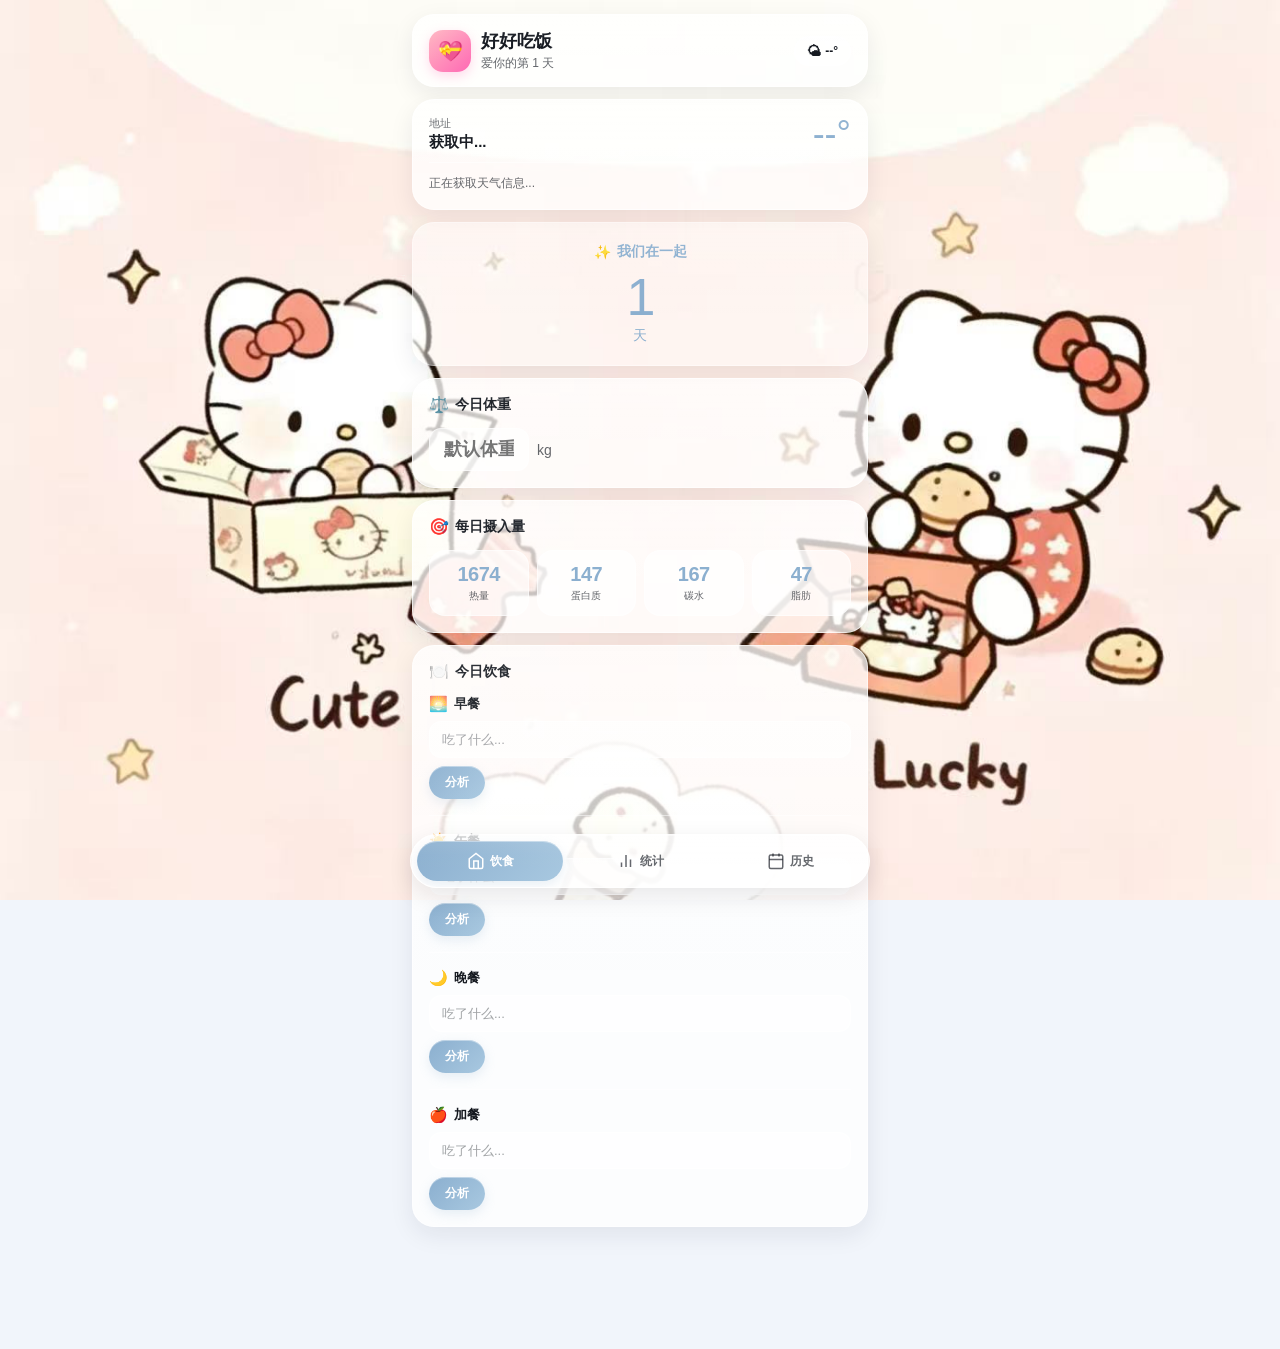
<file: 源码/index.html>
<!DOCTYPE html>
<html lang="zh-CN">
<head>
    <meta charset="utf-8">
    <meta name="viewport" content="width=device-width,initial-scale=1,viewport-fit=cover">
    <title>好好吃饭</title>
    <link rel="stylesheet" href="style.css">
    <style>
        input[type=number]::-webkit-inner-spin-button,
        input[type=number]::-webkit-outer-spin-button {
            -webkit-appearance: none !important;
            margin: 0 !important;
            display: none !important;
        }
        input[type=number] {
            -moz-appearance: textfield !important;
            appearance: textfield !important;
        }
    </style>
</head>
<body>
    <div class="bg-layer"></div>

    <div class="app">
        <!-- 顶部 - 跟着滚动，不是fixed -->
        <header class="topbar glass">
            <div class="topbar-left">
                <div class="topbar-avatar">💝</div>
                <div class="title-wrap">
                    <h1>好好吃饭</h1>
                    <p class="sub" id="love-days">爱你的第 1 天</p>
                </div>
            </div>
            <div class="topbar-right">
                <div class="weather-chip">
                    <span id="weather-icon">🌤</span>
                    <span id="weather-temp">--°</span>
                </div>
            </div>
        </header>

        <!-- 页面 -->
        <main class="pages">
            <!-- 首页 -->
            <section class="page active" id="page-home">
                <div class="card card-weather glass">
                    <div class="weather-top">
                        <div>
                            <div class="weather-loc">地址</div>
                            <div class="weather-info" id="weather-info">获取中...</div>
                        </div>
                        <div class="weather-temp-lg" id="weather-temp-lg">--°</div>
                    </div>
                    <div class="weather-tip" id="weather-tip">正在获取天气信息...</div>
                </div>

                <div class="card card-love glass">
                    <div class="love-top"><span>✨</span><span>我们在一起</span></div>
                    <div class="love-num" id="love-num">1</div>
                    <div class="love-day">天</div>
                </div>

                <div class="card glass">
                    <div class="card-head"><span>⚖️</span>今日体重</div>
                    <div class="weight-wrap">
                        <input type="text" id="weight" step="0.01" placeholder="默认体重（也可以不写）" inputmode="decimal">
                        <span class="weight-kg">kg</span>
                    </div>
                </div>

                <div class="card glass">
                    <div class="card-head"><span>🎯</span>每日摄入量</div>
                    <div class="target-row">
                        <div class="target-box"><div class="target-val" id="t-cal">1674</div><div class="target-lbl">热量</div></div>
                        <div class="target-box"><div class="target-val" id="t-pro">147</div><div class="target-lbl">蛋白质</div></div>
                        <div class="target-box"><div class="target-val" id="t-carb">167</div><div class="target-lbl">碳水</div></div>
                        <div class="target-box"><div class="target-val" id="t-fat">47</div><div class="target-lbl">脂肪</div></div>
                    </div>
                </div>

                <div class="card glass">
                    <div class="card-head"><span>🍽️</span>今日饮食</div>
                    <div class="meals">
                        <div class="meal">
                            <div class="meal-label"><span>🌅</span>早餐</div>
                            <input type="text" id="breakfast" placeholder="吃了什么..." class="meal-input">
                            <button class="btn-analyze" onclick="analyzeMeal('breakfast')">分析</button>
                            <div class="meal-result" id="breakfast-result"></div>
                        </div>
                        <div class="meal">
                            <div class="meal-label"><span>☀️</span>午餐</div>
                            <input type="text" id="lunch" placeholder="吃了什么..." class="meal-input">
                            <button class="btn-analyze" onclick="analyzeMeal('lunch')">分析</button>
                            <div class="meal-result" id="lunch-result"></div>
                        </div>
                        <div class="meal">
                            <div class="meal-label"><span>🌙</span>晚餐</div>
                            <input type="text" id="dinner" placeholder="吃了什么..." class="meal-input">
                            <button class="btn-analyze" onclick="analyzeMeal('dinner')">分析</button>
                            <div class="meal-result" id="dinner-result"></div>
                        </div>
                        <div class="meal">
                            <div class="meal-label"><span>🍎</span>加餐</div>
                            <input type="text" id="snack" placeholder="吃了什么..." class="meal-input">
                            <button class="btn-analyze" onclick="analyzeMeal('snack')">分析</button>
                            <div class="meal-result" id="snack-result"></div>
                        </div>
                    </div>
                </div>
            </section>

            <!-- 统计页 -->
            <section class="page" id="page-stats">
                <div class="card glass">
                    <div class="card-head"><span>📊</span>今日摄入</div>
                    <div class="rings">
                        <div class="ring-item">
                            <div class="ring">
                                <svg viewBox="0 0 100 100"><circle class="ring-bg" cx="50" cy="50" r="42"/><circle class="ring-fg cal" id="ring-cal" cx="50" cy="50" r="42"/></svg>
                                <div class="ring-txt"><div class="ring-num" id="s-cal">0</div><div class="ring-unit">kcal</div></div>
                            </div>
                            <div class="ring-name">热量</div>
                            <div class="ring-rem" id="r-cal"></div>
                        </div>
                        <div class="ring-item">
                            <div class="ring">
                                <svg viewBox="0 0 100 100"><circle class="ring-bg" cx="50" cy="50" r="42"/><circle class="ring-fg pro" id="ring-pro" cx="50" cy="50" r="42"/></svg>
                                <div class="ring-txt"><div class="ring-num" id="s-pro">0</div><div class="ring-unit">g</div></div>
                            </div>
                            <div class="ring-name">蛋白质</div>
                            <div class="ring-rem" id="r-pro"></div>
                        </div>
                        <div class="ring-item">
                            <div class="ring">
                                <svg viewBox="0 0 100 100"><circle class="ring-bg" cx="50" cy="50" r="42"/><circle class="ring-fg carb" id="ring-carb" cx="50" cy="50" r="42"/></svg>
                                <div class="ring-txt"><div class="ring-num" id="s-carb">0</div><div class="ring-unit">g</div></div>
                            </div>
                            <div class="ring-name">碳水</div>
                            <div class="ring-rem" id="r-carb"></div>
                        </div>
                        <div class="ring-item">
                            <div class="ring">
                                <svg viewBox="0 0 100 100"><circle class="ring-bg" cx="50" cy="50" r="42"/><circle class="ring-fg fat" id="ring-fat" cx="50" cy="50" r="42"/></svg>
                                <div class="ring-txt"><div class="ring-num" id="s-fat">0</div><div class="ring-unit">g</div></div>
                            </div>
                            <div class="ring-name">脂肪</div>
                            <div class="ring-rem" id="r-fat"></div>
                        </div>
                    </div>
                </div>
                <button class="btn-save" onclick="saveRecord()">保存今日记录</button>
            </section>

            <!-- 历史页 - 日历 -->
            <section class="page" id="page-history">
                <div class="card glass calendar-card">
                    <div class="cal-header">
                        <div class="cal-title" id="cal-title">2026年5月</div>
                        <div class="cal-nav">
                            <button class="cal-btn" onclick="changeMonth(-1)">‹</button>
                            <button class="cal-btn" onclick="changeMonth(1)">›</button>
                        </div>
                    </div>
                    <div class="cal-weekdays">
                        <div class="cal-weekday">日</div>
                        <div class="cal-weekday">一</div>
                        <div class="cal-weekday">二</div>
                        <div class="cal-weekday">三</div>
                        <div class="cal-weekday">四</div>
                        <div class="cal-weekday">五</div>
                        <div class="cal-weekday">六</div>
                    </div>
                    <div class="cal-days" id="cal-days"></div>
                    <div class="day-detail" id="day-detail" style="display:none"></div>
                </div>
            </section>
        </main>
    </div>

    <!-- 底部导航 - 悬浮胶囊 -->
    <nav class="bottom-nav glass">
        <button class="nav-item active" id="tab-home" onclick="switchPage('home')">
            <svg viewBox="0 0 24 24" fill="none" stroke="currentColor" stroke-width="2"><path d="M3 9l9-7 9 7v11a2 2 0 0 1-2 2H5a2 2 0 0 1-2-2z"/><polyline points="9 22 9 12 15 12 15 22"/></svg>
            <span>饮食</span>
        </button>
        <button class="nav-item" id="tab-stats" onclick="switchPage('stats')">
            <svg viewBox="0 0 24 24" fill="none" stroke="currentColor" stroke-width="2"><path d="M18 20V10"/><path d="M12 20V4"/><path d="M6 20v-6"/></svg>
            <span>统计</span>
        </button>
        <button class="nav-item" id="tab-history" onclick="switchPage('history')">
            <svg viewBox="0 0 24 24" fill="none" stroke="currentColor" stroke-width="2"><rect x="3" y="4" width="18" height="18" rx="2" ry="2"/><line x1="16" y1="2" x2="16" y2="6"/><line x1="8" y1="2" x2="8" y2="6"/><line x1="3" y1="10" x2="21" y2="10"/></svg>
            <span>历史</span>
        </button>
    </nav>

    <div class="loading" id="loading" style="display:none">
        <div class="loading-inner">
            <div class="spinner"></div>
            <span>AI分析中...</span>
        </div>
    </div>

    <!-- 提示弹窗 -->
    <div class="modal" id="tip-modal" style="display:none" onclick="closeModal()">
        <div class="modal-content" onclick="event.stopPropagation()">
            <div class="modal-icon">💌</div>
            <div class="modal-text" id="modal-tip"></div>
            <button class="modal-btn" onclick="closeModal()">知道啦</button>
        </div>
    </div>

    <script src="app.js"></script>
</body>
</html>
</file>
<file: 源码/style.css>
:root {
    --bg: #f1f5fb;
    --text: #14181f;
    --text-2: rgba(20,24,32,.66);
    --text-3: rgba(20,24,32,.40);
    --accent: #8BAFCF;
    --accent-2: #A8C8E0;
    --accent-ink: #fff;
    --accent-glow: rgba(139,175,207,.20);
    --ok: #34d399;
    --blue: #007AFF;
    --pink: #FF6B8A;
    --orange: #FF9F0A;
    --red: #FF453A;
    --panel-opacity: 0.75;
    --card-bg: rgba(255,255,255,var(--panel-opacity));
    --card-border: rgba(255,255,255,.60);
    --card-shadow: 0 8px 24px rgba(20,30,55,.08);
    --inset-bg: rgba(255,255,255,calc(var(--panel-opacity) * 0.85));
    --inset-border: rgba(255,255,255,.50);
    --nav-bg: rgba(255,255,255,var(--panel-opacity));
    --nav-border: rgba(255,255,255,.65);
    --radius: 20px;
    --radius-lg: 22px;
    --radius-md: 16px;
}

* { margin:0; padding:0; box-sizing:border-box; -webkit-tap-highlight-color:transparent; }

body {
    font-family: -apple-system, BlinkMacSystemFont, 'SF Pro Text', 'PingFang SC', sans-serif;
    color: var(--text);
    background: var(--bg);
    background-image: url('background.jpg');
    background-size: cover;
    background-position: center;
    background-attachment: fixed;
    min-height: 100vh;
    -webkit-font-smoothing: antialiased;
    padding-bottom: calc(90px + env(safe-area-inset-bottom));
}

input[type=number]::-webkit-inner-spin-button,
input[type=number]::-webkit-outer-spin-button { -webkit-appearance: none !important; margin: 0 !important; display: none !important; opacity: 0 !important; height: 0 !important; width: 0 !important; }
input[type=number] { -moz-appearance: textfield !important; appearance: textfield !important; }
input[type=number]::-webkit-inner-spin-button { -webkit-appearance: none !important; }
input[type=number]::-webkit-outer-spin-button { -webkit-appearance: none !important; }

/* Background layer */
.bg-layer {
    position: fixed;
    inset: 0;
    z-index: 0;
    background-color: var(--bg);
    background-image: url('background.jpg');
    background-size: cover;
    background-position: center;
    pointer-events: none;
}

/* App container */
.app {
    position: relative;
    z-index: 1;
    max-width: 480px;
    margin: 0 auto;
    padding: 14px 12px 20px;
}

/* Glass effect */
.glass {
    position: relative;
    overflow: hidden;
    background: var(--card-bg);
    border: 1px solid var(--card-border);
    box-shadow: var(--card-shadow);
}

.glass::before {
    content: "";
    position: absolute;
    inset: 0;
    pointer-events: none;
    background: linear-gradient(180deg, rgba(255,255,255,.12), rgba(255,255,255,.02) 38%, rgba(255,255,255,0) 70%);
    opacity: .9;
}

/* Topbar - not fixed, scrolls with content */
.topbar {
    display: flex;
    justify-content: space-between;
    align-items: center;
    gap: 12px;
    margin-bottom: 12px;
    padding: 14px 16px;
    border-radius: var(--radius-lg);
}

.topbar-left {
    display: flex;
    align-items: center;
    gap: 10px;
    flex: 1;
    min-width: 0;
}

.topbar-avatar {
    width: 42px;
    height: 42px;
    flex: 0 0 42px;
    border-radius: 14px;
    display: flex;
    align-items: center;
    justify-content: center;
    background: linear-gradient(135deg, #FFB6C1, #FF69B4);
    color: #fff;
    font-size: 20px;
    overflow: hidden;
    box-shadow: 0 4px 12px rgba(255,105,180,.25);
}

.title-wrap { min-width: 0; }

.title-wrap h1 {
    margin: 0;
    font-size: 18px;
    font-weight: 700;
    letter-spacing: -.01em;
    color: var(--text);
}

.sub {
    margin: 2px 0 0;
    color: var(--text-2);
    font-size: 12px;
    font-weight: 500;
}

.topbar-right {
    flex: 0 0 auto;
}

.weather-chip {
    display: flex;
    align-items: center;
    gap: 4px;
    padding: 6px 12px;
    background: var(--inset-bg);
    border: 1px solid var(--inset-border);
    border-radius: 999px;
    font-size: 12px;
    font-weight: 600;
}

.weather-chip span:first-child { font-size: 14px; }

/* Pages */
.page { display: none; opacity: 0; transform: translateY(8px); }
.page.active { display: block; opacity: 1; transform: translateY(0); animation: pageFade .25s ease; }
@keyframes pageFade { from { opacity:0; transform:translateY(8px); } to { opacity:1; transform:translateY(0); } }

/* Card */
.card {
    border-radius: var(--radius-lg);
    margin-bottom: 12px;
    padding: 16px;
    transition: transform .2s ease;
}

.card-head {
    display: flex;
    align-items: center;
    gap: 6px;
    margin-bottom: 14px;
    font-size: 14px;
    font-weight: 600;
    color: var(--text);
}

.card-head span:first-child { font-size: 16px; }

/* Weather Card */
.card-weather { padding: 16px; }

.weather-top {
    display: flex;
    justify-content: space-between;
    align-items: flex-start;
    margin-bottom: 10px;
}

.weather-loc { font-size: 11px; color: var(--text-2); margin-bottom: 2px; }
.weather-info { font-size: 15px; font-weight: 600; color: var(--text); }
.weather-temp-lg { font-size: 36px; font-weight: 200; color: var(--accent); line-height: 1; }

.weather-tip {
    font-size: 12px;
    color: var(--text-2);
    line-height: 1.7;
    padding-top: 10px;
    border-top: 1px solid var(--inset-border);
}

/* Love Card */
.card-love {
    text-align: center;
    padding: 20px 16px;
    background: rgba(255,255,255,.45);
    border-color: rgba(255,255,255,.40);
}

.love-top {
    display: flex;
    align-items: center;
    justify-content: center;
    gap: 6px;
    margin-bottom: 10px;
    font-size: 14px;
    font-weight: 600;
    color: var(--accent);
}

.love-num {
    font-size: 52px;
    font-weight: 200;
    color: var(--accent);
    line-height: 1;
    letter-spacing: -2px;
}

.love-day {
    font-size: 14px;
    color: var(--accent);
    font-weight: 500;
    margin-top: 4px;
}

/* Weight */
.weight-wrap {
    display: flex;
    align-items: center;
    gap: 8px;
}

.weight-wrap input {
    width: 100px;
    padding: 10px 14px;
    border: 1px solid var(--inset-border);
    border-radius: 12px;
    font-size: 18px;
    font-weight: 600;
    text-align: center;
    background: var(--inset-bg);
    color: var(--text);
    font-family: inherit;
    outline: none;
}

.weight-wrap input:focus { border-color: var(--accent); }
.weight-kg { font-size: 14px; color: var(--text-2); }

/* Target */
.target-row {
    display: grid;
    grid-template-columns: repeat(4, 1fr);
    gap: 8px;
}

.target-box {
    text-align: center;
    padding: 12px 6px;
    background: var(--inset-bg);
    border: 1px solid var(--inset-border);
    border-radius: var(--radius-md);
}

.target-val {
    font-size: 20px;
    font-weight: 700;
    color: var(--accent);
    letter-spacing: -.5px;
}

.target-lbl {
    font-size: 10px;
    color: var(--text-2);
    margin-top: 3px;
}

/* Meals */
.meals { display: flex; flex-direction: column; gap: 16px; }

.meal {
    padding-bottom: 16px;
    border-bottom: 1px solid var(--inset-border);
}

.meal:last-child { padding-bottom: 0; border-bottom: none; }

.meal-label {
    display: flex;
    align-items: center;
    gap: 6px;
    font-size: 13px;
    font-weight: 600;
    margin-bottom: 8px;
    color: var(--text);
}

.meal-label span { font-size: 15px; }

textarea,
.meal-input {
    width: 100%;
    padding: 10px 12px;
    border: 1px solid var(--inset-border);
    border-radius: 12px;
    font-size: 13px;
    font-family: inherit;
    background: var(--inset-bg);
    color: var(--text);
    outline: none;
}

textarea {
    resize: none;
    height: 40px;
}

textarea:focus,
.meal-input:focus { border-color: var(--accent); }
textarea::placeholder,
.meal-input::placeholder { color: var(--text-3); }

.btn-analyze {
    margin-top: 8px;
    padding: 8px 16px;
    background: linear-gradient(135deg, var(--accent), var(--accent-2));
    color: var(--accent-ink);
    border: none;
    border-radius: 999px;
    font-size: 12px;
    font-weight: 700;
    cursor: pointer;
    font-family: inherit;
    box-shadow: 0 4px 12px var(--accent-glow), inset 0 1px 0 rgba(255,255,255,.4);
}

.btn-analyze:active { transform: scale(.96); }

.meal-result { margin-top: 10px; display: none; }
.meal-result.show { display: block; animation: pageFade .2s ease; }

.tags { display: flex; flex-wrap: wrap; gap: 5px; }

.tag {
    padding: 4px 8px;
    border-radius: 999px;
    font-size: 11px;
    font-weight: 600;
}

.tag-cal { background: rgba(255,159,10,.1); color: var(--orange); }
.tag-pro { background: rgba(0,122,255,.1); color: var(--blue); }
.tag-carb { background: rgba(255,159,10,.1); color: var(--orange); }
.tag-fat { background: rgba(255,69,58,.1); color: var(--red); }

.tag-detail {
    margin-top: 5px;
    font-size: 11px;
    color: var(--text-2);
    line-height: 1.5;
}

.meal-tip {
    margin-top: 8px;
    padding: 8px 12px;
    background: rgba(91,155,213,.08);
    border-radius: 10px;
    font-size: 12px;
    color: var(--accent);
    font-weight: 500;
    line-height: 1.5;
}

/* Stats */
.rings {
    display: grid;
    grid-template-columns: repeat(2, 1fr);
    gap: 16px;
}

.ring-item {
    display: flex;
    flex-direction: column;
    align-items: center;
}

.ring {
    position: relative;
    width: 80px;
    height: 80px;
}

.ring svg { transform: rotate(-90deg); width: 100%; height: 100%; }
.ring-bg { fill: none; stroke: rgba(0,0,0,.04); stroke-width: 6; }

.ring-fg {
    fill: none;
    stroke-width: 6;
    stroke-linecap: round;
    stroke-dasharray: 264;
    stroke-dashoffset: 264;
    transition: stroke-dashoffset .5s ease;
}

.ring-fg.cal { stroke: var(--orange); }
.ring-fg.pro { stroke: var(--blue); }
.ring-fg.carb { stroke: var(--orange); }
.ring-fg.fat { stroke: var(--red); }

.ring-txt {
    position: absolute;
    inset: 0;
    display: flex;
    flex-direction: column;
    align-items: center;
    justify-content: center;
}

.ring-num { font-size: 15px; font-weight: 700; line-height: 1.1; }
.ring-unit { font-size: 9px; color: var(--text-2); }
.ring-name { font-size: 11px; color: var(--text-2); margin-top: 6px; }
.ring-rem { font-size: 10px; color: var(--text-3); margin-top: 2px; }

/* Save Button */
.btn-save {
    width: 100%;
    padding: 14px;
    background: linear-gradient(135deg, var(--accent), var(--accent-2));
    color: var(--accent-ink);
    border: none;
    border-radius: 999px;
    font-size: 14px;
    font-weight: 700;
    cursor: pointer;
    font-family: inherit;
    box-shadow: 0 8px 20px var(--accent-glow), inset 0 1px 0 rgba(255,255,255,.4);
}

.btn-save:active { transform: scale(.98); }

/* Calendar */
.calendar-card { padding: 14px; }

.cal-header {
    display: flex;
    justify-content: space-between;
    align-items: center;
    margin-bottom: 14px;
}

.cal-title { font-size: 15px; font-weight: 700; color: var(--text); }

.cal-nav { display: flex; gap: 4px; }

.cal-btn {
    width: 32px;
    height: 32px;
    display: flex;
    align-items: center;
    justify-content: center;
    border: none;
    background: var(--inset-bg);
    border: 1px solid var(--inset-border);
    border-radius: 10px;
    font-size: 14px;
    cursor: pointer;
    color: var(--text);
}

.cal-btn:active { background: rgba(0,0,0,.06); }

.cal-weekdays {
    display: grid;
    grid-template-columns: repeat(7, 1fr);
    gap: 2px;
    margin-bottom: 6px;
}

.cal-weekday {
    text-align: center;
    font-size: 11px;
    color: var(--text-3);
    font-weight: 500;
    padding: 4px 0;
}

.cal-days {
    display: grid;
    grid-template-columns: repeat(7, 1fr);
    gap: 2px;
}

.cal-day {
    aspect-ratio: 1;
    display: flex;
    align-items: center;
    justify-content: center;
    font-size: 13px;
    border-radius: 10px;
    cursor: pointer;
    position: relative;
    color: var(--text);
    transition: background .15s ease;
}

.cal-day:active { background: rgba(0,0,0,.04); }
.cal-day.today { font-weight: 700; color: var(--accent); }

.cal-day.has-record::after {
    content: '';
    position: absolute;
    bottom: 3px;
    width: 4px;
    height: 4px;
    border-radius: 50%;
    background: var(--pink);
}

.cal-day.selected {
    background: linear-gradient(135deg, var(--accent), var(--accent-2));
    color: var(--accent-ink);
    font-weight: 700;
}

.cal-day.selected::after { background: var(--accent-ink); }
.cal-day.other-month { color: var(--text-3); }

/* Day Detail */
.day-detail {
    margin-top: 12px;
    padding-top: 12px;
    border-top: 1px solid var(--inset-border);
}

.day-detail-title {
    font-size: 14px;
    font-weight: 600;
    color: var(--accent);
    margin-bottom: 10px;
}

.day-detail-stats {
    display: grid;
    grid-template-columns: repeat(2, 1fr);
    gap: 6px;
    margin-bottom: 10px;
}

.day-stat {
    font-size: 12px;
    color: var(--text-2);
    padding: 6px 8px;
    background: var(--inset-bg);
    border: 1px solid var(--inset-border);
    border-radius: 10px;
}

.day-stat strong { color: var(--text); }

.day-meals {
    font-size: 12px;
    color: var(--text-2);
    line-height: 1.6;
}

.day-meals div { margin-bottom: 4px; }
.day-meals span { font-weight: 600; color: var(--text); }

.day-actions {
    display: flex;
    gap: 8px;
    margin-top: 10px;
}

.day-btn {
    flex: 1;
    padding: 8px;
    border-radius: 999px;
    font-size: 12px;
    font-weight: 600;
    border: none;
    cursor: pointer;
    font-family: inherit;
}

.day-btn:active { transform: scale(.96); }
.btn-load { background: rgba(0,122,255,.1); color: var(--blue); }
.btn-del { background: rgba(255,69,58,.1); color: var(--red); }

.empty {
    text-align: center;
    padding: 40px 16px;
    color: var(--text-3);
}

.empty-icon { font-size: 40px; margin-bottom: 10px; }
.empty-text { font-size: 13px; }

/* Bottom Nav - floating capsule */
.bottom-nav {
    position: fixed;
    left: 50%;
    bottom: calc(12px + env(safe-area-inset-bottom));
    transform: translateX(-50%);
    z-index: 100;
    width: calc(100vw - 24px);
    max-width: 460px;
    display: flex;
    align-items: center;
    justify-content: center;
    gap: 4px;
    padding: 6px;
    border-radius: 999px;
    overflow: hidden;
    background: var(--nav-bg);
    border: 1px solid var(--nav-border);
    box-shadow: 0 8px 24px rgba(15,23,42,.10), inset 0 1px 0 rgba(255,255,255,.4);
}

.nav-item {
    flex: 1 1 0;
    min-width: 0;
    height: 40px;
    border: none;
    border-radius: 999px;
    background: transparent;
    color: var(--text-2);
    display: flex;
    align-items: center;
    justify-content: center;
    gap: 5px;
    padding: 0 8px;
    cursor: pointer;
    transition: background .2s ease, color .2s ease;
}

.nav-item:active { transform: scale(.94); }

.nav-item.active {
    background: linear-gradient(135deg, var(--accent), var(--accent-2));
    color: var(--accent-ink);
    font-weight: 700;
    box-shadow: 0 4px 12px var(--accent-glow), inset 0 1px 0 rgba(255,255,255,.4);
}

.nav-item svg { width: 18px; height: 18px; flex: 0 0 18px; }
.nav-item span { font-size: 12px; font-weight: 700; white-space: nowrap; }
.nav-item.active span { font-weight: 800; }

/* Loading */
.loading {
    position: fixed;
    inset: 0;
    background: rgba(241,245,251,.6);
    z-index: 200;
    display: flex;
    align-items: center;
    justify-content: center;
}

.loading-inner {
    display: flex;
    flex-direction: column;
    align-items: center;
    gap: 10px;
}

.spinner {
    width: 24px;
    height: 24px;
    border: 2px solid rgba(0,0,0,.06);
    border-top-color: var(--accent);
    border-radius: 50%;
    animation: spin .7s linear infinite;
}

@keyframes spin { to { transform: rotate(360deg); } }

.loading-inner span {
    font-size: 12px;
    color: var(--text-2);
}

/* Toast */
.toast {
    position: fixed;
    left: 50%;
    bottom: calc(80px + env(safe-area-inset-bottom));
    transform: translateX(-50%) translateY(10px);
    background: rgba(15,18,26,.88);
    color: #fff;
    border-radius: 12px;
    padding: 8px 16px;
    opacity: 0;
    transition: .25s ease;
    pointer-events: none;
    z-index: 300;
    font-size: 12px;
    font-weight: 600;
    box-shadow: 0 8px 20px rgba(0,0,0,.24);
}

.toast.show {
    opacity: 1;
    transform: translateX(-50%) translateY(0);
}

/* Modal */
.modal {
    position: fixed;
    inset: 0;
    z-index: 400;
    background: rgba(0,0,0,.4);
    display: flex;
    align-items: center;
    justify-content: center;
    padding: 20px;
    animation: modalFadeIn .25s ease;
}

@keyframes modalFadeIn {
    from { opacity: 0; }
    to { opacity: 1; }
}

.modal-content {
    background: #fff;
    border-radius: 24px;
    padding: 32px 24px 24px;
    max-width: 300px;
    width: 100%;
    text-align: center;
    box-shadow: 0 16px 48px rgba(0,0,0,.15);
    animation: modalSlideIn .3s ease;
}

@keyframes modalSlideIn {
    from { transform: translateY(20px) scale(.95); opacity: 0; }
    to { transform: translateY(0) scale(1); opacity: 1; }
}

.modal-icon {
    font-size: 48px;
    margin-bottom: 16px;
}

.modal-text {
    font-size: 15px;
    line-height: 1.7;
    color: var(--text);
    margin-bottom: 24px;
    font-weight: 500;
}

.modal-btn {
    width: 100%;
    padding: 14px;
    background: linear-gradient(135deg, var(--accent), var(--accent-2));
    color: var(--accent-ink);
    border: none;
    border-radius: 999px;
    font-size: 15px;
    font-weight: 700;
    cursor: pointer;
    font-family: inherit;
    box-shadow: 0 4px 12px var(--accent-glow);
}

.modal-btn:active {
    transform: scale(.98);
}

/* Responsive */
@media (max-width: 380px) {
    .target-row { grid-template-columns: repeat(2, 1fr); }
    .target-val { font-size: 18px; }
    .bottom-nav { width: calc(100vw - 20px); }
}
</file>
